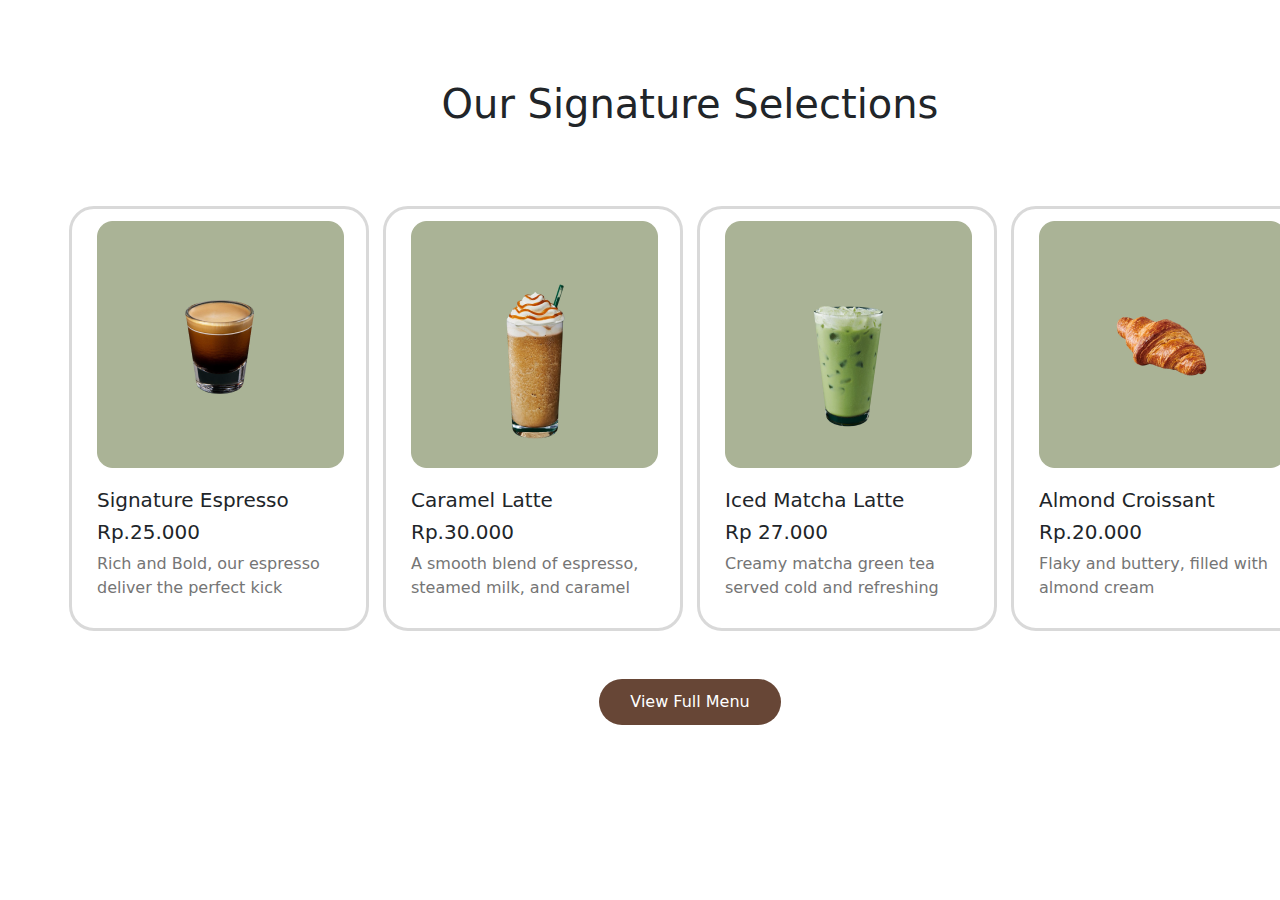
<file: menu-section.html>
<!DOCTYPE html>
<html lang="en">
<head>
    <meta charset="UTF-8">
    <meta name="viewport" content="width=device-width, initial-scale=1.0">
    <!--Bootstrap CSS-->
    <link href="https://cdn.jsdelivr.net/npm/bootstrap@5.3.3/dist/css/bootstrap.min.css" rel="stylesheet" integrity="sha384-QWTKZyjpPEjISv5WaRU9OFeRpok6YctnYmDr5pNlyT2bRjXh0JMhjY6hW+ALEwIH" crossorigin="anonymous">
    <!-- CSS -->
    <link rel="stylesheet" href="menu-section.css">
    <title>Menu Section</title>
</head>
<body>

    <div class="text-center container-fluid title">
        <h1>Our Signature Selections</h1>
    </div>

    <div class="d-flex flex-row container-fluid">
        
        <div class="Menu-box">
            <img src="./assets/SignatureEspresso.png">
            <div class="row-gap-5">
                <h5 class="menu-name">Signature Espresso</h5>
                <h5>Rp.25.000</h4>
                <p>Rich and Bold, our espresso deliver the perfect kick</p>
            </div>
        </div>

        <div class="Menu-box">
            <img src="./assets/CaramelLatte.png">
            <div class="row-gap-5">
                <h5 class="menu-name">Caramel Latte</h5>
                <h5>Rp.30.000</h4>
                <p>A smooth blend of espresso, steamed milk, and caramel</p>
            </div>
        </div>

        <div class="Menu-box">
            <img src="./assets/IcedMatchaLatte.png">
            <div class="row-gap-5">
                <h5 class="menu-name">Iced Matcha Latte</h5>
                <h5>Rp 27.000</h4>
                <p>Creamy matcha green tea served cold and refreshing</p>
            </div>
        </div>

        <div class="Menu-box">
            <img src="./assets/AlmondCroissant.png">
            <div class="row-gap-5">
                <h5 class="menu-name">Almond Croissant</h5>
                <h5>Rp.20.000</h4>
                <p>Flaky and buttery, filled with almond cream</p>
            </div>
        </div>
    </div>

    <div class="text-center p-5 container-fluid">
        <button class="btn btn-view-menu">View Full Menu</button>
    </div>


    <script src="https://cdn.jsdelivr.net/npm/bootstrap@5.3.3/dist/js/bootstrap.bundle.min.js" integrity="sha384-YvpcrYf0tY3lHB60NNkmXc5s9fDVZLESaAA55NDzOxhy9GkcIdslK1eN7N6jIeHz" crossorigin="anonymous"></script>
</body>
</html>
</file>
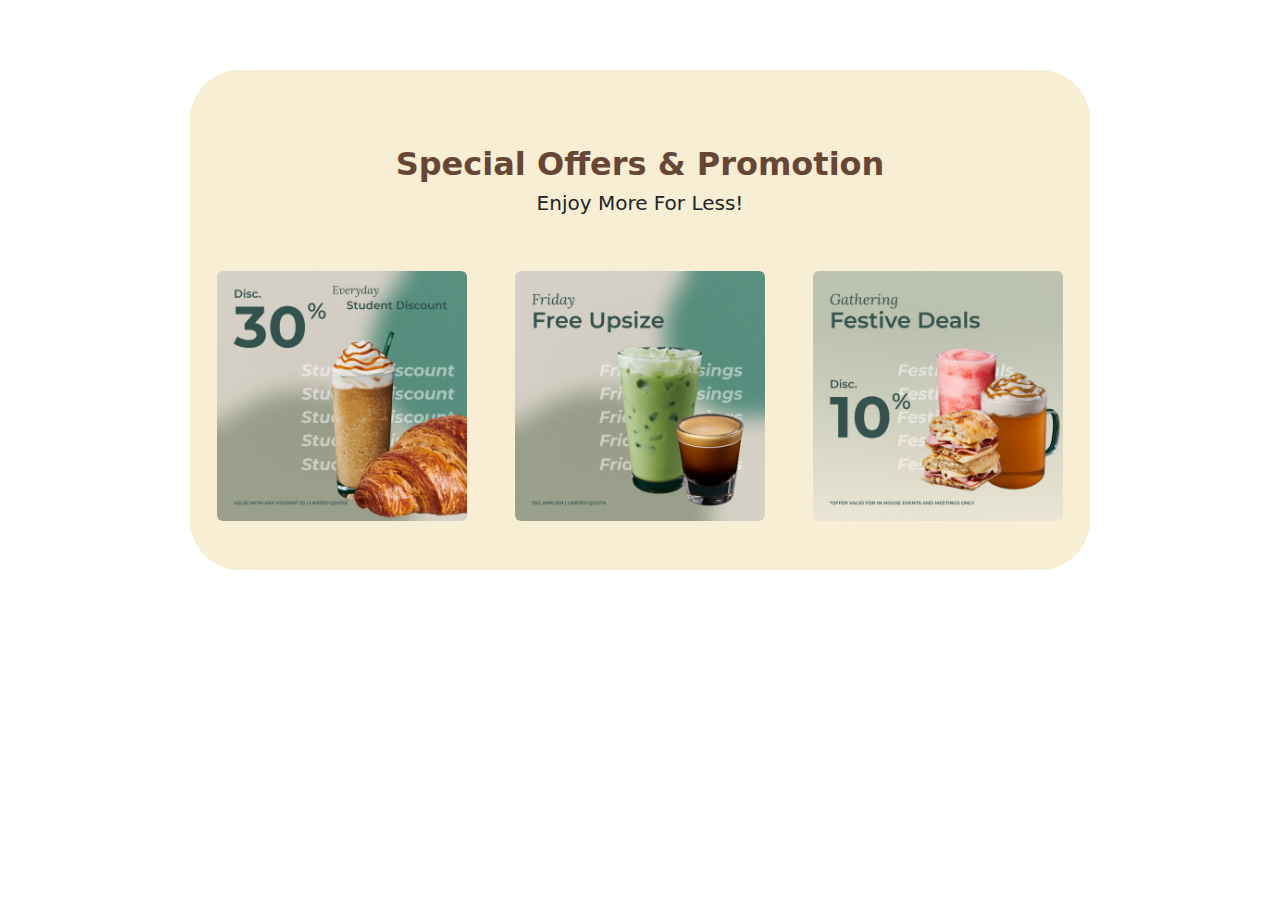
<file: offer-section.html>
<!doctype html>
<html lang="en">
  <head>
    <meta charset="utf-8">
    <meta name="viewport" content="width=device-width, initial-scale=1">
    <title></title>
    <link href="https://cdn.jsdelivr.net/npm/bootstrap@5.3.3/dist/css/bootstrap.min.css" rel="stylesheet" integrity="sha384-QWTKZyjpPEjISv5WaRU9OFeRpok6YctnYmDr5pNlyT2bRjXh0JMhjY6hW+ALEwIH" crossorigin="anonymous">
    <link rel="stylesheet" href="offer-section.css" >
  </head>
  <body>
      <div class="offer-box">
        <div class="d-flex flex-column align-items-center">
            <h2>Special Offers & Promotion</h2>
            <h5>Enjoy More For Less!</h5>
        </div>

        <div class="offer-promo">
          <div class="d-flex flex-row justify-content-center pt-5 gap-5">
                <img src="./assets/WhatsApp Image 2024-10-07 at 15.32.05_3960457f.jpg" class="rounded" >
                <img src="./assets/WhatsApp Image 2024-10-07 at 15.32.05_b101cf3c.jpg" class="rounded" >
                <img src="./assets/promo_3.png" class="rounded" >
          </div>
        </div>
      </div>
    <script src="https://cdn.jsdelivr.net/npm/bootstrap@5.3.3/dist/js/bootstrap.bundle.min.js" integrity="sha384-YvpcrYf0tY3lHB60NNkmXc5s9fDVZLESaAA55NDzOxhy9GkcIdslK1eN7N6jIeHz" crossorigin="anonymous"></script>
  </body>
</html>
</file>
<file: menu-section.css>
.container-fluid{
    margin: 0px 50px;
}

.title{
    margin-top: 80px;
    font-weight: 900;
}

.Menu-box{
    width: 300px;
    height: 425px;
    border-radius: 25px;
    border-color: #D9D9D9;
    border-style: solid;
    margin: auto;
    margin-top: 70px;
    padding: 25px;
    display: flex;
    flex-direction: column;
    justify-content: center;
}

img{
    width: 247px;
    height: 247px;
    margin-bottom: 20px;
}
.menu-name{
    font-weight: normal;
}
p{
    color: #757575;
}
.btn-view-menu{
    background-color: #674636;
    color: white;
    border-radius: 50px;
    padding: 10px 30px;
}
.btn-view-menu:hover{
    background-color: #503629;
    color: white;

}
</file>
<file: offer-section.css>
.container-fluid{
    margin: 0px 50px;
}

.offer-box{
    width: 900px;
    height: 500px;
    border-radius: 50px;
    background-color: #F7EED3;
    margin: auto;
    margin-top: 70px;
    padding: 75px;
}
.offer-box h2{
    font-weight: bold;
    color: #674636;
}

.offer-box h5{
    font-weight: lighter;
}

.offer-promo img{
    width: 250px;
}
</file>
